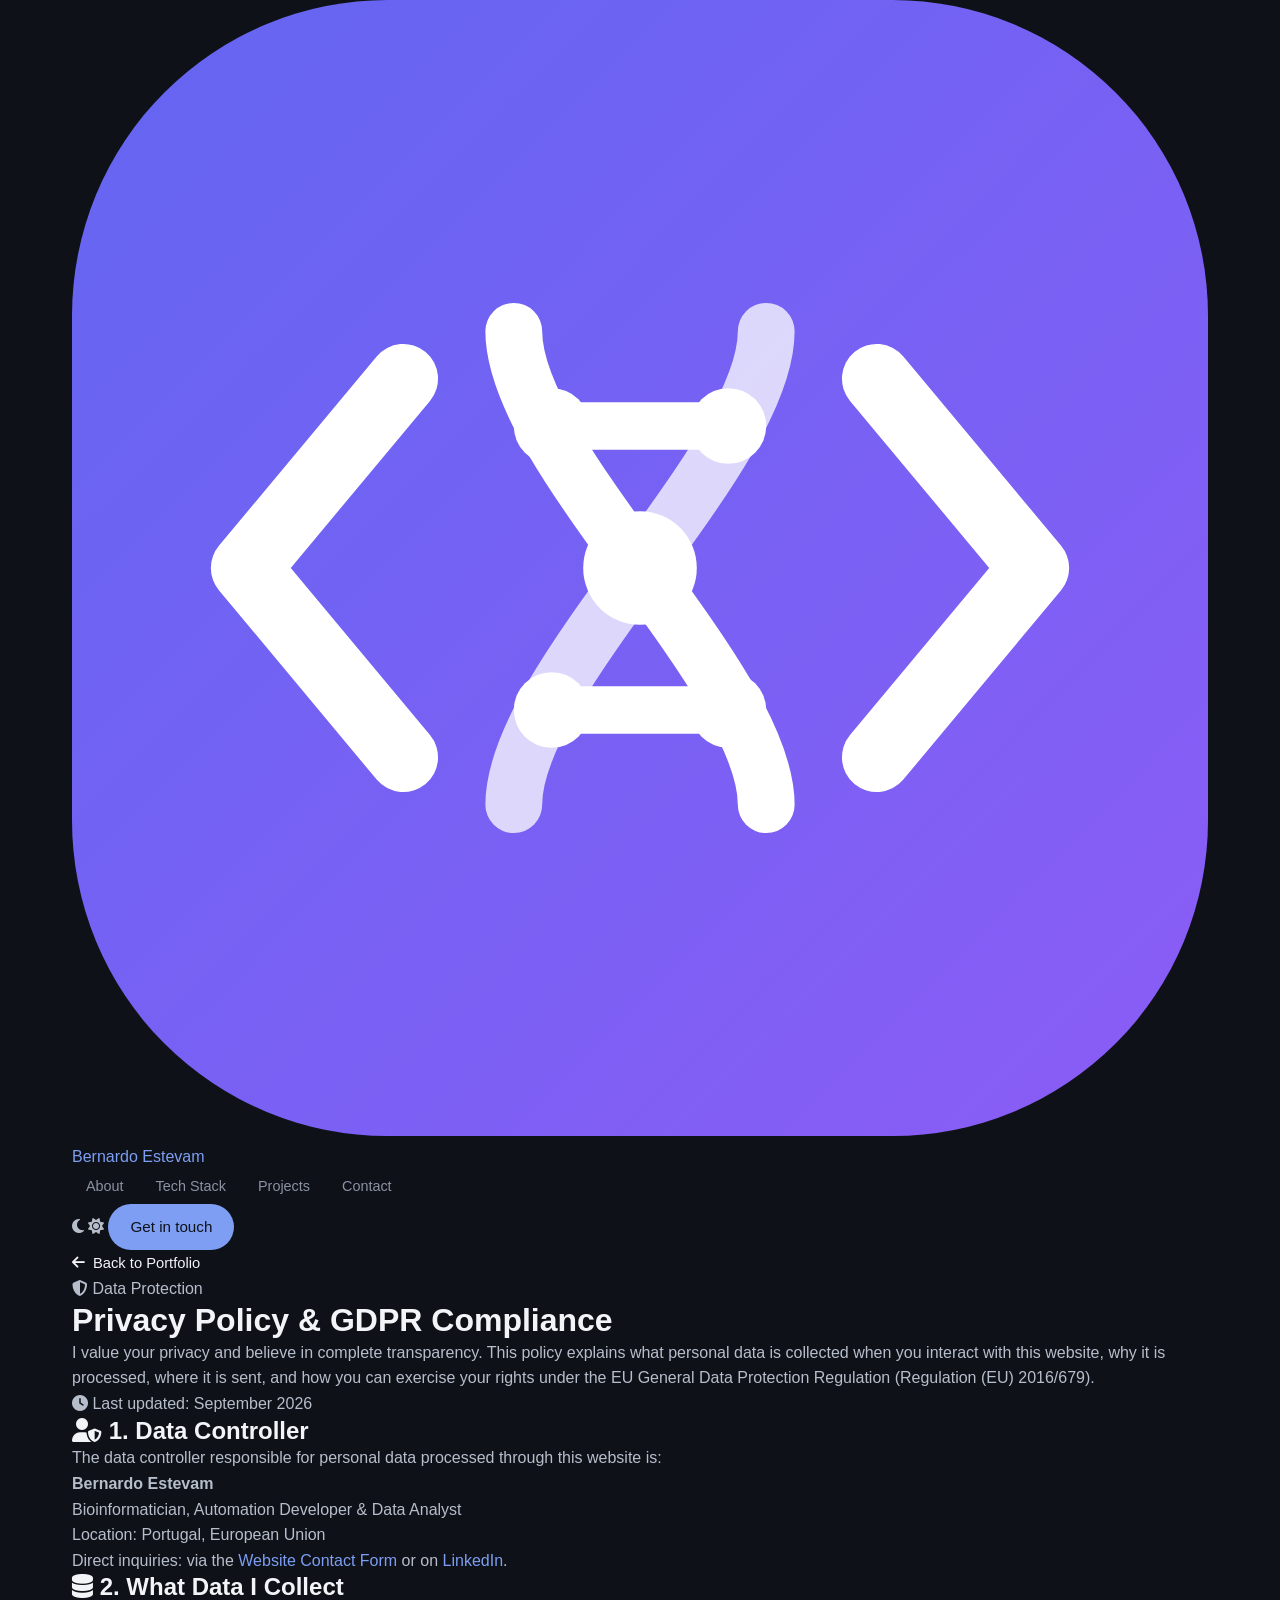
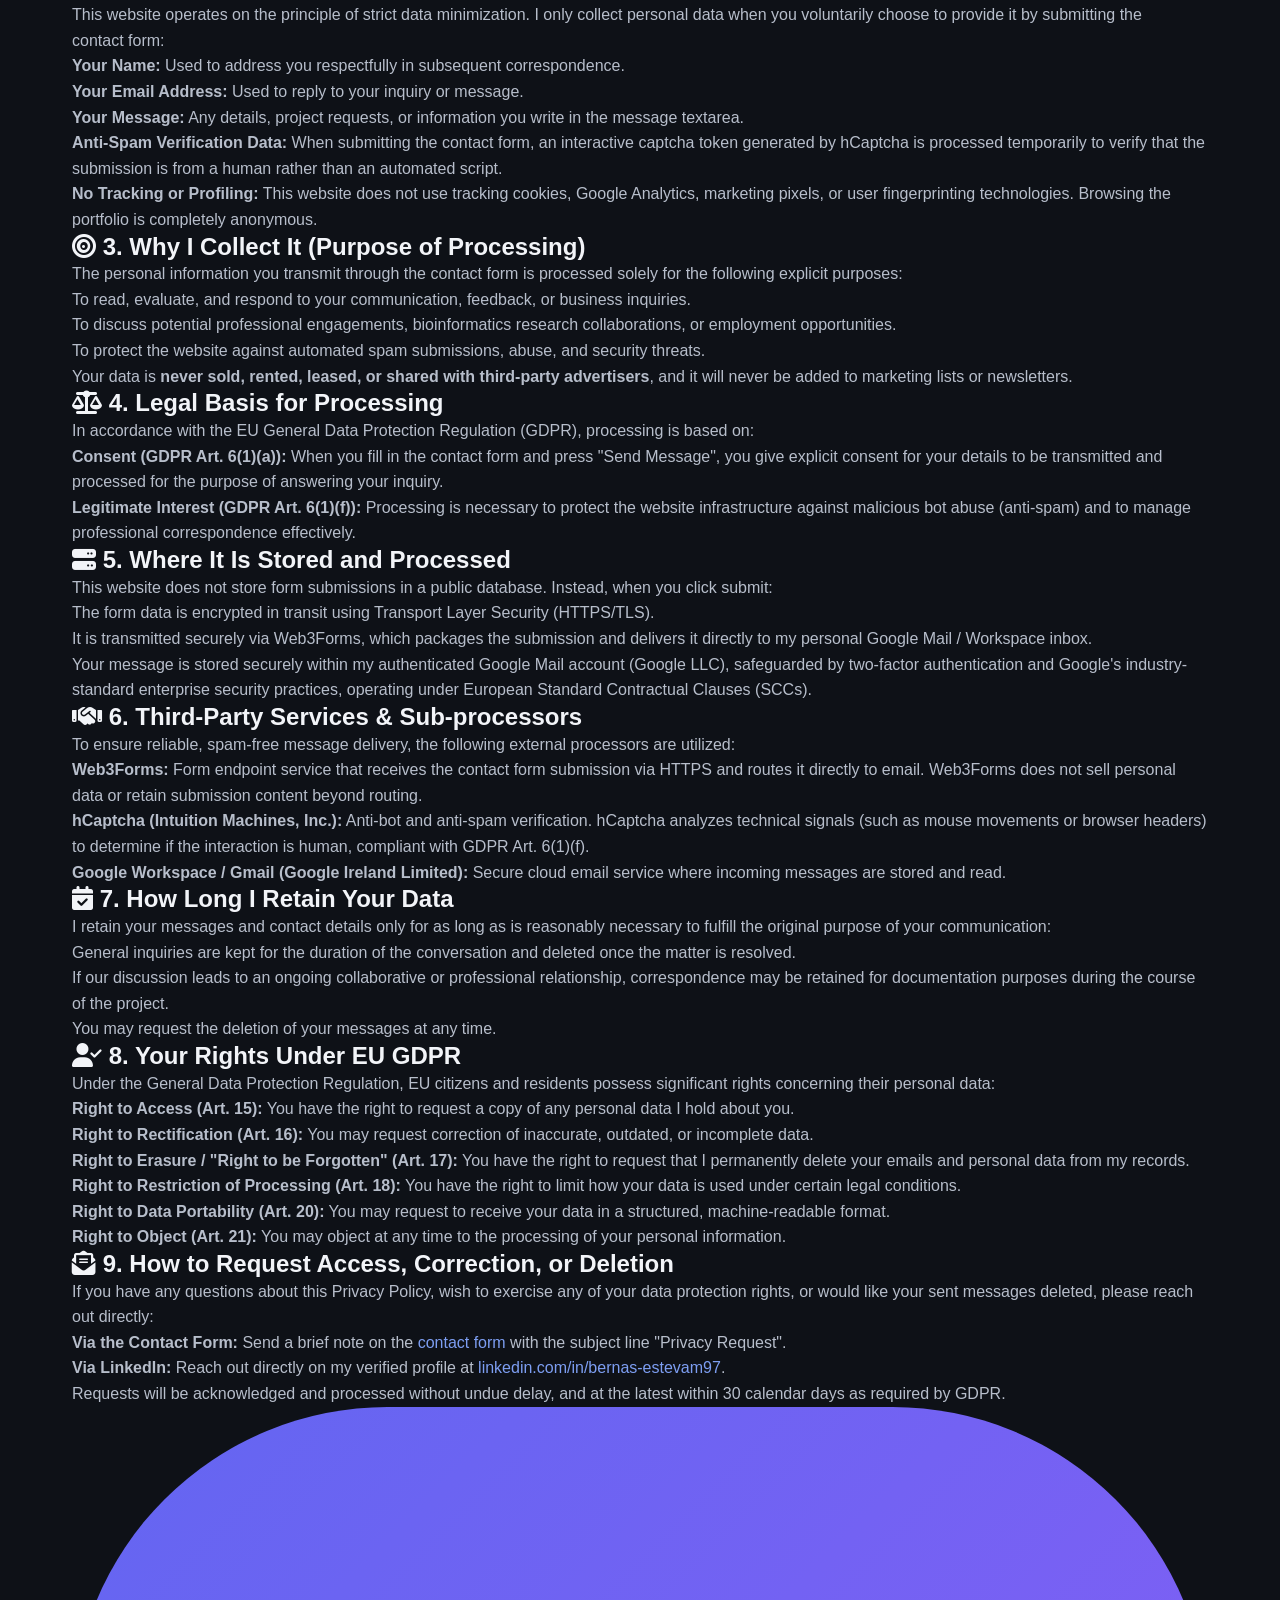
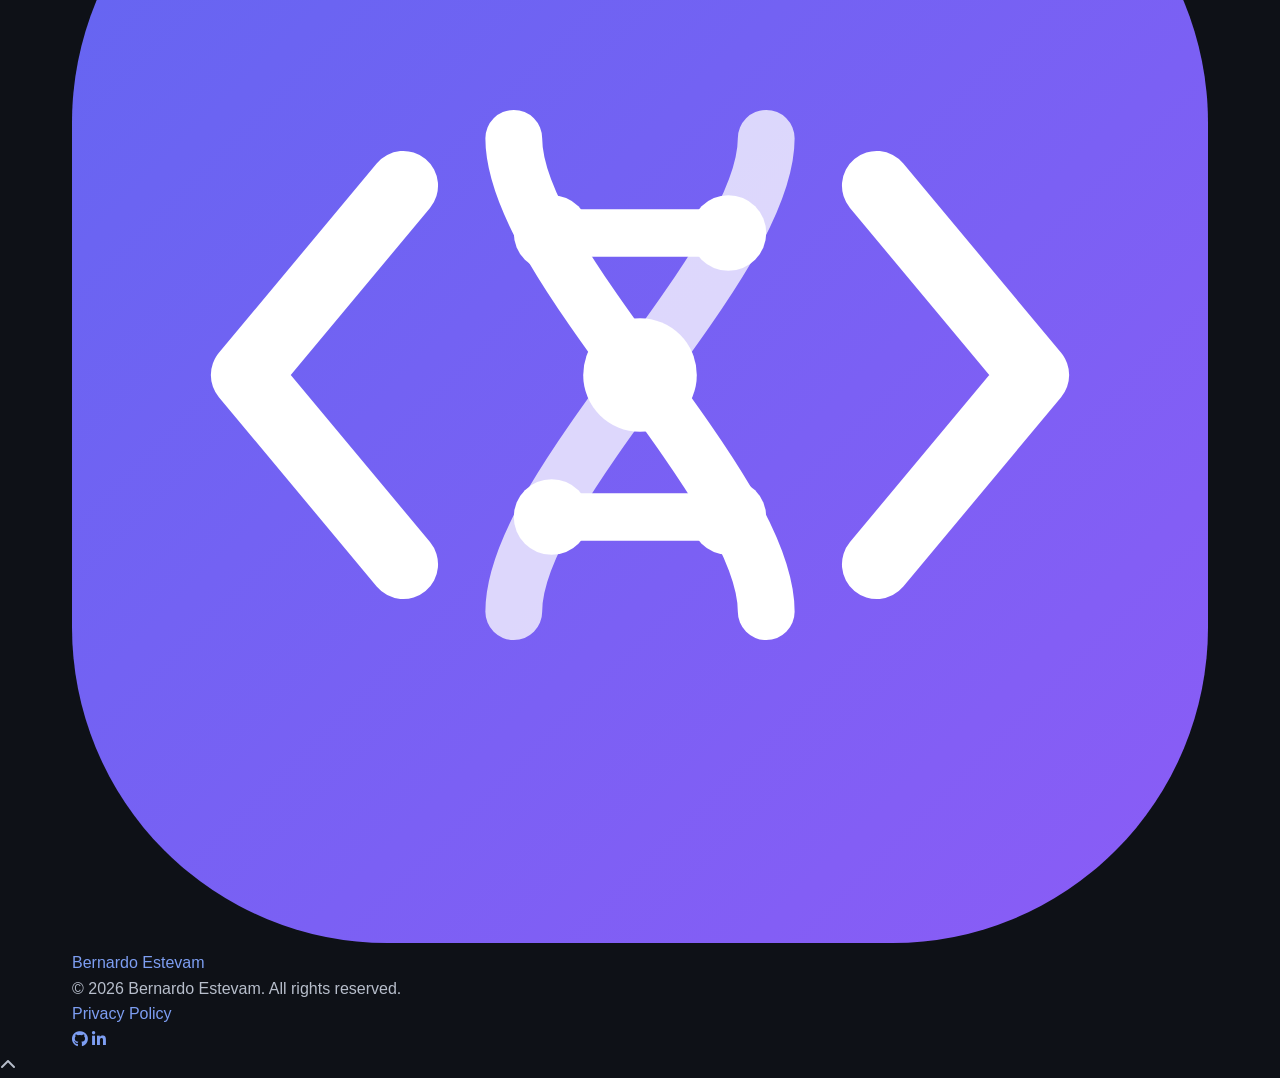
<file: privacy.html>
<!DOCTYPE html>
<html lang="en" data-theme="dark">
<head>
    <meta charset="UTF-8">
    <meta name="viewport" content="width=device-width, initial-scale=1.0">
    <title>Privacy Policy & GDPR Compliance | Bernardo Estevam</title>
    <meta name="description" content="Privacy Policy and EU GDPR data protection details for the website resume and portfolio of Bernardo Estevam.">
    
    <!-- Google Fonts -->
    <link rel="preconnect" href="https://fonts.googleapis.com">
    <link rel="preconnect" href="https://fonts.gstatic.com" crossorigin>
    <link href="https://fonts.googleapis.com/css2?family=JetBrains+Mono:wght@400;500;600&family=Plus+Jakarta+Sans:wght@400;500;600;700;800&display=swap" rel="stylesheet">
    
    <!-- FontAwesome Icons -->
    <link rel="stylesheet" href="https://cdnjs.cloudflare.com/ajax/libs/font-awesome/6.5.1/css/all.min.css">
    
    <link rel="shortcut icon" href="images/icon.ico">
    <link rel="stylesheet" href="style.css">
</head>
<body>

    <!-- Top Navigation -->
    <header>
        <nav class="navbar" id="navbar">
            <div class="container nav-container">
                <a href="index.html#hero" class="logo" aria-label="Bernardo Estevam Portfolio Home">
                    <span class="logo-symbol" aria-hidden="true">
                        <svg viewBox="0 0 36 36" fill="none" xmlns="http://www.w3.org/2000/svg" class="bio-code-logo">
                            <defs>
                                <linearGradient id="logoBadgeGradPriv" x1="0%" y1="0%" x2="100%" y2="100%">
                                    <stop offset="0%" stop-color="#6366f1"/>
                                    <stop offset="100%" stop-color="#8b5cf6"/>
                                </linearGradient>
                            </defs>
                            <rect width="36" height="36" rx="10" fill="url(#logoBadgeGradPriv)"/>
                            <!-- Code Brackets < and > -->
                            <path d="M10.5 12L5.5 18L10.5 24" stroke="#ffffff" stroke-width="2.2" stroke-linecap="round" stroke-linejoin="round"/>
                            <path d="M25.5 12L30.5 18L25.5 24" stroke="#ffffff" stroke-width="2.2" stroke-linecap="round" stroke-linejoin="round"/>
                            <!-- DNA Double Helix -->
                            <path d="M14 10.5C14 14.5 22 21.5 22 25.5" stroke="#ffffff" stroke-width="1.8" stroke-linecap="round"/>
                            <path d="M22 10.5C22 14.5 14 21.5 14 25.5" stroke="rgba(255,255,255,0.75)" stroke-width="1.8" stroke-linecap="round"/>
                            <!-- Base-pair Rungs & Data Nodes -->
                            <line x1="15.2" y1="13.5" x2="20.8" y2="13.5" stroke="#ffffff" stroke-width="1.5" stroke-linecap="round"/>
                            <circle cx="15.2" cy="13.5" r="1.2" fill="#ffffff"/>
                            <circle cx="20.8" cy="13.5" r="1.2" fill="#ffffff"/>
                            <circle cx="18" cy="18" r="1.8" fill="#ffffff"/>
                            <line x1="15.2" y1="22.5" x2="20.8" y2="22.5" stroke="#ffffff" stroke-width="1.5" stroke-linecap="round"/>
                            <circle cx="15.2" cy="22.5" r="1.2" fill="#ffffff"/>
                            <circle cx="20.8" cy="22.5" r="1.2" fill="#ffffff"/>
                        </svg>
                    </span>
                    <span class="logo-text">Bernardo <span class="text-gradient">Estevam</span></span>
                </a>

                <ul class="nav-links" id="navLinks">
                    <li><a href="index.html#about" class="nav-link">About</a></li>
                    <li><a href="index.html#skills" class="nav-link">Tech Stack</a></li>
                    <li><a href="index.html#projects" class="nav-link">Projects</a></li>
                    <li><a href="index.html#contact" class="nav-link">Contact</a></li>
                </ul>

                <div class="nav-actions">
                    <!-- Dark / Light Theme Toggle -->
                    <button id="themeToggle" class="theme-toggle" aria-label="Toggle theme" title="Toggle light/dark mode">
                        <i class="fas fa-moon"></i>
                        <i class="fas fa-sun"></i>
                    </button>

                    <a href="index.html#contact" class="btn btn-primary d-none-mobile">Get in touch</a>

                    <button class="menu-toggle" id="menuToggle" aria-label="Toggle navigation menu">
                        <i class="fas fa-bars"></i>
                    </button>
                </div>
            </div>
        </nav>
    </header>

    <main class="privacy-page">
        <div class="container">
            <!-- Navigation Back Link -->
            <div class="privacy-back-nav">
                <a href="index.html" class="back-link">
                    <i class="fas fa-arrow-left"></i>
                    <span>Back to Portfolio</span>
                </a>
            </div>

            <!-- Page Header -->
            <header class="privacy-header">
                <span class="section-kicker"><i class="fas fa-shield-halved"></i> Data Protection</span>
                <h1>Privacy Policy & GDPR Compliance</h1>
                <p>
                    I value your privacy and believe in complete transparency. This policy explains what personal data is collected when you interact with this website, why it is processed, where it is sent, and how you can exercise your rights under the EU General Data Protection Regulation (Regulation (EU) 2016/679).
                </p>
                <div class="privacy-updated-badge">
                    <i class="fas fa-clock"></i>
                    <span>Last updated: September 2026</span>
                </div>
            </header>

            <!-- Policy Content Card -->
            <article class="privacy-card">

                <!-- 1. Data Controller -->
                <section class="privacy-section">
                    <h2 class="privacy-section-title">
                        <i class="fas fa-user-shield"></i>
                        <span>1. Data Controller</span>
                    </h2>
                    <p>
                        The data controller responsible for personal data processed through this website is:
                    </p>
                    <div class="privacy-highlight-box">
                        <p>
                            <strong>Bernardo Estevam</strong><br>
                            Bioinformatician, Automation Developer & Data Analyst<br>
                            Location: Portugal, European Union<br>
                            Direct inquiries: via the <a href="index.html#contact" class="privacy-link">Website Contact Form</a> or on <a href="https://www.linkedin.com/in/bernas-estevam97/" target="_blank" rel="noopener noreferrer" class="privacy-link">LinkedIn</a>.
                        </p>
                    </div>
                </section>

                <!-- 2. What Data is Collected -->
                <section class="privacy-section">
                    <h2 class="privacy-section-title">
                        <i class="fas fa-database"></i>
                        <span>2. What Data I Collect</span>
                    </h2>
                    <p>
                        This website operates on the principle of strict data minimization. I only collect personal data when you voluntarily choose to provide it by submitting the contact form:
                    </p>
                    <ul class="privacy-list">
                        <li><strong>Your Name:</strong> Used to address you respectfully in subsequent correspondence.</li>
                        <li><strong>Your Email Address:</strong> Used to reply to your inquiry or message.</li>
                        <li><strong>Your Message:</strong> Any details, project requests, or information you write in the message textarea.</li>
                        <li><strong>Anti-Spam Verification Data:</strong> When submitting the contact form, an interactive captcha token generated by hCaptcha is processed temporarily to verify that the submission is from a human rather than an automated script.</li>
                    </ul>
                    <p>
                        <strong>No Tracking or Profiling:</strong> This website does not use tracking cookies, Google Analytics, marketing pixels, or user fingerprinting technologies. Browsing the portfolio is completely anonymous.
                    </p>
                </section>

                <!-- 3. Why Data is Collected (Purposes) -->
                <section class="privacy-section">
                    <h2 class="privacy-section-title">
                        <i class="fas fa-bullseye"></i>
                        <span>3. Why I Collect It (Purpose of Processing)</span>
                    </h2>
                    <p>
                        The personal information you transmit through the contact form is processed solely for the following explicit purposes:
                    </p>
                    <ul class="privacy-list">
                        <li>To read, evaluate, and respond to your communication, feedback, or business inquiries.</li>
                        <li>To discuss potential professional engagements, bioinformatics research collaborations, or employment opportunities.</li>
                        <li>To protect the website against automated spam submissions, abuse, and security threats.</li>
                    </ul>
                    <p>
                        Your data is <strong>never sold, rented, leased, or shared with third-party advertisers</strong>, and it will never be added to marketing lists or newsletters.
                    </p>
                </section>

                <!-- 4. Legal Basis (GDPR Art. 6) -->
                <section class="privacy-section">
                    <h2 class="privacy-section-title">
                        <i class="fas fa-scale-balanced"></i>
                        <span>4. Legal Basis for Processing</span>
                    </h2>
                    <p>
                        In accordance with the EU General Data Protection Regulation (GDPR), processing is based on:
                    </p>
                    <ul class="privacy-list">
                        <li><strong>Consent (GDPR Art. 6(1)(a)):</strong> When you fill in the contact form and press "Send Message", you give explicit consent for your details to be transmitted and processed for the purpose of answering your inquiry.</li>
                        <li><strong>Legitimate Interest (GDPR Art. 6(1)(f)):</strong> Processing is necessary to protect the website infrastructure against malicious bot abuse (anti-spam) and to manage professional correspondence effectively.</li>
                    </ul>
                </section>

                <!-- 5. Where Data is Stored & Processed -->
                <section class="privacy-section">
                    <h2 class="privacy-section-title">
                        <i class="fas fa-server"></i>
                        <span>5. Where It Is Stored and Processed</span>
                    </h2>
                    <p>
                        This website does not store form submissions in a public database. Instead, when you click submit:
                    </p>
                    <ul class="privacy-list">
                        <li>The form data is encrypted in transit using Transport Layer Security (HTTPS/TLS).</li>
                        <li>It is transmitted securely via Web3Forms, which packages the submission and delivers it directly to my personal Google Mail / Workspace inbox.</li>
                        <li>Your message is stored securely within my authenticated Google Mail account (Google LLC), safeguarded by two-factor authentication and Google's industry-standard enterprise security practices, operating under European Standard Contractual Clauses (SCCs).</li>
                    </ul>
                </section>

                <!-- 6. Third-Party Services -->
                <section class="privacy-section">
                    <h2 class="privacy-section-title">
                        <i class="fas fa-handshake"></i>
                        <span>6. Third-Party Services & Sub-processors</span>
                    </h2>
                    <p>
                        To ensure reliable, spam-free message delivery, the following external processors are utilized:
                    </p>
                    <ul class="privacy-list">
                        <li>
                            <strong>Web3Forms:</strong> Form endpoint service that receives the contact form submission via HTTPS and routes it directly to email. Web3Forms does not sell personal data or retain submission content beyond routing.
                        </li>
                        <li>
                            <strong>hCaptcha (Intuition Machines, Inc.):</strong> Anti-bot and anti-spam verification. hCaptcha analyzes technical signals (such as mouse movements or browser headers) to determine if the interaction is human, compliant with GDPR Art. 6(1)(f).
                        </li>
                        <li>
                            <strong>Google Workspace / Gmail (Google Ireland Limited):</strong> Secure cloud email service where incoming messages are stored and read.
                        </li>
                    </ul>
                </section>

                <!-- 7. Data Retention -->
                <section class="privacy-section">
                    <h2 class="privacy-section-title">
                        <i class="fas fa-calendar-check"></i>
                        <span>7. How Long I Retain Your Data</span>
                    </h2>
                    <p>
                        I retain your messages and contact details only for as long as is reasonably necessary to fulfill the original purpose of your communication:
                    </p>
                    <ul class="privacy-list">
                        <li>General inquiries are kept for the duration of the conversation and deleted once the matter is resolved.</li>
                        <li>If our discussion leads to an ongoing collaborative or professional relationship, correspondence may be retained for documentation purposes during the course of the project.</li>
                        <li>You may request the deletion of your messages at any time.</li>
                    </ul>
                </section>

                <!-- 8. Your GDPR Rights -->
                <section class="privacy-section">
                    <h2 class="privacy-section-title">
                        <i class="fas fa-user-check"></i>
                        <span>8. Your Rights Under EU GDPR</span>
                    </h2>
                    <p>
                        Under the General Data Protection Regulation, EU citizens and residents possess significant rights concerning their personal data:
                    </p>
                    <ul class="privacy-list">
                        <li><strong>Right to Access (Art. 15):</strong> You have the right to request a copy of any personal data I hold about you.</li>
                        <li><strong>Right to Rectification (Art. 16):</strong> You may request correction of inaccurate, outdated, or incomplete data.</li>
                        <li><strong>Right to Erasure / "Right to be Forgotten" (Art. 17):</strong> You have the right to request that I permanently delete your emails and personal data from my records.</li>
                        <li><strong>Right to Restriction of Processing (Art. 18):</strong> You have the right to limit how your data is used under certain legal conditions.</li>
                        <li><strong>Right to Data Portability (Art. 20):</strong> You may request to receive your data in a structured, machine-readable format.</li>
                        <li><strong>Right to Object (Art. 21):</strong> You may object at any time to the processing of your personal information.</li>
                    </ul>
                </section>

                <!-- 9. How to Contact Me About Privacy -->
                <section class="privacy-section">
                    <h2 class="privacy-section-title">
                        <i class="fas fa-envelope-open-text"></i>
                        <span>9. How to Request Access, Correction, or Deletion</span>
                    </h2>
                    <p>
                        If you have any questions about this Privacy Policy, wish to exercise any of your data protection rights, or would like your sent messages deleted, please reach out directly:
                    </p>
                    <ul class="privacy-list">
                        <li><strong>Via the Contact Form:</strong> Send a brief note on the <a href="index.html#contact" class="privacy-link">contact form</a> with the subject line "Privacy Request".</li>
                        <li><strong>Via LinkedIn:</strong> Reach out directly on my verified profile at <a href="https://www.linkedin.com/in/bernas-estevam97/" target="_blank" rel="noopener noreferrer" class="privacy-link">linkedin.com/in/bernas-estevam97</a>.</li>
                    </ul>
                    <p>
                        Requests will be acknowledged and processed without undue delay, and at the latest within 30 calendar days as required by GDPR.
                    </p>
                </section>

            </article>
        </div>
    </main>

    <!-- Footer -->
    <footer class="footer">
        <div class="container">
            <div class="footer-content">
                <a href="index.html#hero" class="logo" aria-label="Bernardo Estevam Portfolio Home">
                    <span class="logo-symbol" aria-hidden="true">
                        <svg viewBox="0 0 36 36" fill="none" xmlns="http://www.w3.org/2000/svg" class="bio-code-logo">
                            <defs>
                                <linearGradient id="logoBadgeGradFootP" x1="0%" y1="0%" x2="100%" y2="100%">
                                    <stop offset="0%" stop-color="#6366f1"/>
                                    <stop offset="100%" stop-color="#8b5cf6"/>
                                </linearGradient>
                            </defs>
                            <rect width="36" height="36" rx="10" fill="url(#logoBadgeGradFootP)"/>
                            <!-- Code Brackets < and > -->
                            <path d="M10.5 12L5.5 18L10.5 24" stroke="#ffffff" stroke-width="2.2" stroke-linecap="round" stroke-linejoin="round"/>
                            <path d="M25.5 12L30.5 18L25.5 24" stroke="#ffffff" stroke-width="2.2" stroke-linecap="round" stroke-linejoin="round"/>
                            <!-- DNA Double Helix -->
                            <path d="M14 10.5C14 14.5 22 21.5 22 25.5" stroke="#ffffff" stroke-width="1.8" stroke-linecap="round"/>
                            <path d="M22 10.5C22 14.5 14 21.5 14 25.5" stroke="rgba(255,255,255,0.75)" stroke-width="1.8" stroke-linecap="round"/>
                            <!-- Base-pair Rungs & Data Nodes -->
                            <line x1="15.2" y1="13.5" x2="20.8" y2="13.5" stroke="#ffffff" stroke-width="1.5" stroke-linecap="round"/>
                            <circle cx="15.2" cy="13.5" r="1.2" fill="#ffffff"/>
                            <circle cx="20.8" cy="13.5" r="1.2" fill="#ffffff"/>
                            <circle cx="18" cy="18" r="1.8" fill="#ffffff"/>
                            <line x1="15.2" y1="22.5" x2="20.8" y2="22.5" stroke="#ffffff" stroke-width="1.5" stroke-linecap="round"/>
                            <circle cx="15.2" cy="22.5" r="1.2" fill="#ffffff"/>
                            <circle cx="20.8" cy="22.5" r="1.2" fill="#ffffff"/>
                        </svg>
                    </span>
                    <span class="logo-text">Bernardo <span class="text-gradient">Estevam</span></span>
                </a>

                <div class="footer-meta">
                    <p class="footer-copy">
                        &copy; <span id="year"></span> Bernardo Estevam. All rights reserved.
                    </p>
                    <a href="privacy.html" class="footer-privacy-link">Privacy Policy</a>
                </div>

                <div class="footer-socials">
                    <a href="https://github.com/bernas-estevam97" target="_blank" rel="noopener noreferrer" class="btn-icon" aria-label="GitHub">
                        <i class="fab fa-github"></i>
                    </a>
                    <a href="https://www.linkedin.com/in/bernas-estevam97/" target="_blank" rel="noopener noreferrer" class="btn-icon" aria-label="LinkedIn">
                        <i class="fab fa-linkedin-in"></i>
                    </a>
                </div>
            </div>
        </div>
    </footer>

    <!-- Back to top floating button -->
    <button id="backToTop" class="back-to-top" aria-label="Back to top" title="Scroll to top">
        <i class="fas fa-chevron-up"></i>
    </button>

    <!-- Scripts -->
    <script src="script.js"></script>
</body>
</html>
</file>
<file: style.css>
/* ==========================================================================
   Tokens
   Cool neutrals with one cobalt accent.
   Shape rule: cards 16px, inputs 10px, buttons/chips/tags fully rounded.
   Layers: canvas 0, content 1, header 10, skip link 20.
   ========================================================================== */

:root {
    --font-sans: 'Geist', -apple-system, BlinkMacSystemFont, 'Segoe UI', Helvetica, Arial, sans-serif;
    --font-mono: 'Geist Mono', ui-monospace, SFMono-Regular, Menlo, Consolas, monospace;

    --ease: cubic-bezier(0.16, 1, 0.3, 1);
    --radius-card: 16px;
    --radius-input: 10px;
    --header-h: 64px;
}

:root,
[data-theme="light"] {
    color-scheme: light;
    --bg: #f6f7f9;
    --bg-alt: #eef0f4;
    --surface: #ffffff;
    --text: #3b404c;
    --heading: #0f1320;
    --muted: #646b7b;
    --border: rgba(15, 19, 32, 0.08);
    --border-strong: rgba(15, 19, 32, 0.15);
    --accent: #2f5fd0;
    --accent-hover: #244cb0;
    --accent-soft: rgba(47, 95, 208, 0.08);
    --accent-softer: rgba(47, 95, 208, 0.04);
    --on-accent: #ffffff;
    --header-bg: rgba(246, 247, 249, 0.78);
    --shadow: 0 1px 2px rgba(15, 30, 70, 0.04), 0 8px 24px rgba(15, 30, 70, 0.06);
    --shadow-hover: 0 2px 4px rgba(15, 30, 70, 0.05), 0 16px 40px rgba(15, 30, 70, 0.1);
    --success: #2f7a4a;
    --error: #b23a3a;
}

[data-theme="dark"] {
    color-scheme: dark;
    --bg: #0e1117;
    --bg-alt: #121620;
    --surface: #161b25;
    --text: #b7becb;
    --heading: #f2f4f8;
    --muted: #8a92a3;
    --border: rgba(255, 255, 255, 0.07);
    --border-strong: rgba(255, 255, 255, 0.14);
    --accent: #7d9ef2;
    --accent-hover: #9bb4f5;
    --accent-soft: rgba(125, 158, 242, 0.12);
    --accent-softer: rgba(125, 158, 242, 0.06);
    --on-accent: #0e1117;
    --header-bg: rgba(14, 17, 23, 0.75);
    --shadow: 0 1px 2px rgba(0, 0, 0, 0.3), 0 8px 24px rgba(0, 0, 0, 0.25);
    --shadow-hover: 0 2px 4px rgba(0, 0, 0, 0.35), 0 16px 40px rgba(0, 0, 0, 0.4);
    --success: #8fd0a4;
    --error: #f0a3a3;
}

/* ==========================================================================
   Base
   ========================================================================== */

*, *::before, *::after {
    margin: 0;
    padding: 0;
    box-sizing: border-box;
}

html {
    scroll-behavior: smooth;
    scroll-padding-top: calc(var(--header-h) + 16px);
    -webkit-text-size-adjust: 100%;
}

body {
    font-family: var(--font-sans);
    font-size: 1rem;
    line-height: 1.6;
    color: var(--text);
    background: var(--bg);
    -webkit-font-smoothing: antialiased;
    transition: background-color 0.3s ease, color 0.3s ease;
}

h1, h2, h3, h4 {
    color: var(--heading);
    line-height: 1.2;
    text-wrap: balance;
}

p {
    text-wrap: pretty;
}

a {
    color: var(--accent);
    text-decoration: none;
    transition: color 0.2s ease;
}

a:hover {
    color: var(--accent-hover);
}

ul, ol {
    list-style: none;
}

img {
    display: block;
    max-width: 100%;
    height: auto;
}

button {
    font: inherit;
    color: inherit;
    background: none;
    border: 0;
    cursor: pointer;
}

:focus-visible {
    outline: 2px solid var(--accent);
    outline-offset: 3px;
    border-radius: 4px;
}

.container {
    width: 100%;
    max-width: 1200px;
    margin: 0 auto;
    padding: 0 32px;
}

.skip-link {
    position: fixed;
    top: 12px;
    left: 12px;
    z-index: 20;
    padding: 8px 16px;
    border-radius: 999px;
    background: var(--heading);
    color: var(--bg);
    transform: translateY(-200%);
    transition: transform 0.2s ease;
}

.skip-link:focus {
    transform: translateY(0);
    color: var(--bg);
}

/* ==========================================================================
   Buttons, chips, tags
   ========================================================================== */

.btn {
    display: inline-flex;
    align-items: center;
    justify-content: center;
    gap: 8px;
    height: 46px;
    padding: 0 22px;
    font-size: 0.95rem;
    font-weight: 500;
    white-space: nowrap;
    border-radius: 999px;
    transition: background-color 0.2s ease, color 0.2s ease, border-color 0.2s ease, transform 0.15s var(--ease);
}

.btn:active {
    transform: scale(0.98);
}

.btn-primary {
    background: var(--accent);
    color: var(--on-accent);
}

.btn-primary:hover {
    background: var(--accent-hover);
    color: var(--on-accent);
}

.btn-primary:disabled {
    opacity: 0.6;
    cursor: progress;
}

.btn-ghost {
    color: var(--heading);
    border: 1px solid var(--border-strong);
    background: var(--surface);
}

.btn-ghost:hover {
    color: var(--heading);
    border-color: var(--heading);
}

.icon-btn {
    display: inline-flex;
    align-items: center;
    justify-content: center;
    width: 40px;
    height: 40px;
    font-size: 1.2rem;
    color: var(--heading);
    border-radius: 999px;
    transition: background-color 0.2s ease, transform 0.15s var(--ease);
}

.icon-btn:hover {
    background: var(--accent-soft);
}

.icon-btn:active {
    transform: scale(0.94);
}

.chips {
    display: flex;
    flex-wrap: wrap;
    gap: 8px;
}

.chips li {
    padding: 6px 14px;
    font-size: 0.86rem;
    color: var(--heading);
    background: var(--surface);
    border: 1px solid var(--border);
    border-radius: 999px;
    transition: border-color 0.2s ease, transform 0.2s var(--ease);
}

.chips li:hover {
    border-color: var(--accent);
    transform: translateY(-1px);
}

.tag {
    align-self: flex-start;
    padding: 3px 10px;
    font-size: 0.74rem;
    font-weight: 500;
    color: var(--accent);
    background: var(--accent-soft);
    border-radius: 999px;
}

/* ==========================================================================
   Header
   ========================================================================== */

.site-header {
    position: fixed;
    inset: 0 0 auto;
    z-index: 10;
    height: var(--header-h);
    background: var(--header-bg);
    backdrop-filter: blur(14px) saturate(160%);
    -webkit-backdrop-filter: blur(14px) saturate(160%);
    border-bottom: 1px solid transparent;
    transition: border-color 0.3s ease, background-color 0.3s ease;
}

.site-header.is-scrolled {
    border-bottom-color: var(--border);
}

.nav {
    display: flex;
    align-items: center;
    justify-content: space-between;
    gap: 24px;
    height: 100%;
}

.wordmark {
    font-size: 1rem;
    font-weight: 600;
    letter-spacing: -0.01em;
    color: var(--heading);
}

.wordmark:hover {
    color: var(--heading);
}

.nav-links {
    display: flex;
    gap: 4px;
}

.nav-links a {
    display: block;
    padding: 6px 14px;
    font-size: 0.9rem;
    color: var(--muted);
    border-radius: 999px;
    transition: color 0.2s ease, background-color 0.2s ease;
}

.nav-links a:hover {
    color: var(--heading);
}

.nav-links a[aria-current="true"] {
    color: var(--heading);
    background: var(--accent-soft);
}

.nav-actions {
    display: flex;
    align-items: center;
    gap: 4px;
}

.menu-toggle {
    display: none;
}

/* ==========================================================================
   Hero
   ========================================================================== */

.hero {
    position: relative;
    display: flex;
    align-items: center;
    min-height: 100vh;
    min-height: 100dvh;
    /* Bottom padding leaves room for the gait animation band */
    padding: calc(var(--header-h) + 32px) 0 clamp(190px, 22vh, 300px);
    overflow: hidden;
}

.hero-canvas {
    position: absolute;
    inset: 0;
    z-index: 0;
    width: 100%;
    height: 100%;
    /* Fade the gait band in and out at the screen edges */
    -webkit-mask-image: linear-gradient(90deg, transparent, #000 6%, #000 94%, transparent);
    mask-image: linear-gradient(90deg, transparent, #000 6%, #000 94%, transparent);
}

.hero-grid {
    position: relative;
    z-index: 1;
    display: grid;
    grid-template-columns: minmax(0, 1.75fr) minmax(0, 1fr);
    align-items: center;
    gap: 48px;
}

.hero-eyebrow {
    display: inline-block;
    padding: 6px 14px;
    font-size: 0.85rem;
    font-weight: 500;
    color: var(--heading);
    background: var(--surface);
    border: 1px solid var(--border);
    border-radius: 999px;
}

.hero-eyebrow .nowrap {
    white-space: nowrap;
}

.hero-title {
    margin-top: 24px;
    font-size: clamp(2.5rem, 5.2vw, 4.1rem);
    font-weight: 650;
    line-height: 1.02;
    letter-spacing: -0.045em;
}

.hero-sub {
    margin-top: 24px;
    max-width: 46ch;
    font-size: 1.15rem;
    line-height: 1.6;
}

.hero-actions {
    display: flex;
    flex-wrap: wrap;
    gap: 12px;
    margin-top: 36px;
}

.hero-portrait {
    justify-self: center;
    position: relative;
    width: min(100%, 300px);
    aspect-ratio: 1;
    padding: 10px;
    border-radius: 50%;
    background: var(--surface);
    border: 1px solid var(--border);
    box-shadow: var(--shadow);
}

.hero-portrait img {
    width: 100%;
    height: 100%;
    object-fit: cover;
    border-radius: 50%;
}

/* Dashed orbit around the portrait; rotates slowly when motion is allowed */
.hero-portrait::after {
    content: '';
    position: absolute;
    inset: -12px;
    border-radius: 50%;
    border: 1px dashed var(--border-strong);
}

/* ==========================================================================
   Sections
   ========================================================================== */

.section {
    position: relative;
    z-index: 1;
    padding: 112px 0;
}

.section-alt {
    background: var(--bg-alt);
}

.section-title {
    font-size: clamp(2rem, 3.6vw, 2.75rem);
    font-weight: 650;
    letter-spacing: -0.035em;
}

.section-sub {
    margin-top: 14px;
    max-width: 52ch;
    font-size: 1.05rem;
    color: var(--muted);
}

/* About */
.about-grid {
    display: grid;
    grid-template-columns: minmax(0, 1.3fr) minmax(0, 1fr);
    gap: 72px;
    align-items: start;
}

.about-lead {
    margin: 28px 0 20px;
    font-size: clamp(1.3rem, 2.1vw, 1.6rem);
    font-weight: 500;
    line-height: 1.4;
    letter-spacing: -0.02em;
    color: var(--heading);
}

.about-text > p:last-child {
    max-width: 62ch;
}

.status-card {
    padding: 24px;
    background: var(--surface);
    border: 1px solid var(--border);
    border-radius: var(--radius-card);
    box-shadow: var(--shadow);
}

.status-label {
    display: flex;
    align-items: center;
    gap: 8px;
    margin-bottom: 8px;
    font-size: 0.85rem;
    font-weight: 600;
    color: var(--heading);
}

.status-dot {
    width: 8px;
    height: 8px;
    border-radius: 50%;
    background: var(--accent);
    box-shadow: 0 0 0 4px var(--accent-soft);
}

.status-card p:last-child {
    font-size: 0.95rem;
}

.side-heading {
    margin: 36px 0 14px;
    font-size: 1rem;
    font-weight: 600;
}

/* Background timelines */
.timelines {
    display: grid;
    grid-template-columns: repeat(2, minmax(0, 1fr));
    gap: 48px;
    margin-top: 48px;
}

.timeline-heading {
    display: flex;
    align-items: center;
    gap: 10px;
    margin-bottom: 28px;
    font-size: 1.15rem;
    font-weight: 600;
}

.timeline-heading i {
    display: inline-flex;
    align-items: center;
    justify-content: center;
    width: 36px;
    height: 36px;
    font-size: 1.15rem;
    color: var(--accent);
    background: var(--accent-soft);
    border-radius: 50%;
}

.timeline {
    position: relative;
    display: flex;
    flex-direction: column;
    gap: 32px;
    padding-left: 28px;
}

.timeline::before {
    content: '';
    position: absolute;
    top: 6px;
    bottom: 6px;
    left: 5px;
    width: 1px;
    background: var(--border-strong);
    transform-origin: top;
}

.timeline-item {
    position: relative;
}

.timeline-item::before {
    content: '';
    position: absolute;
    left: -28px;
    top: 5px;
    width: 11px;
    height: 11px;
    border-radius: 50%;
    background: var(--bg-alt);
    border: 2px solid var(--accent);
}

.timeline-date {
    font-family: var(--font-mono);
    font-size: 0.8rem;
    color: var(--accent);
    font-variant-numeric: tabular-nums;
}

.timeline-item h4 {
    margin-top: 6px;
    font-size: 1.05rem;
    font-weight: 600;
}

.timeline-place {
    margin: 2px 0 8px;
    font-size: 0.92rem;
    color: var(--muted);
}

.timeline-item p:last-child {
    font-size: 0.95rem;
}

/* Research software */
.filters {
    display: flex;
    flex-wrap: wrap;
    gap: 8px;
    margin: 36px 0 28px;
}

.filter-btn {
    height: 38px;
    padding: 0 16px;
    font-size: 0.88rem;
    color: var(--muted);
    border: 1px solid var(--border-strong);
    border-radius: 999px;
    transition: color 0.2s ease, background-color 0.2s ease, border-color 0.2s ease, transform 0.15s var(--ease);
}

.filter-btn:hover {
    color: var(--heading);
    border-color: var(--heading);
}

.filter-btn:active {
    transform: scale(0.97);
}

.filter-btn[aria-pressed="true"] {
    color: var(--bg);
    background: var(--heading);
    border-color: var(--heading);
}

.bento {
    display: grid;
    grid-template-columns: repeat(12, minmax(0, 1fr));
    gap: 20px;
}

.span-3 { grid-column: span 3; }
.span-4 { grid-column: span 4; }
.span-6 { grid-column: span 6; }
.span-8 { grid-column: span 8; }
.rows-2 { grid-row: span 2; }

/* When filtered, drop the bento rhythm for an even grid so no gaps appear */
.bento.is-filtered .project {
    grid-column: span 4;
    grid-row: auto;
}

.project {
    display: flex;
    flex-direction: column;
    overflow: hidden;
    background: var(--surface);
    border: 1px solid var(--border);
    border-radius: var(--radius-card);
    box-shadow: var(--shadow);
    transition: transform 0.35s var(--ease), box-shadow 0.35s var(--ease), border-color 0.35s ease;
}

.project:hover {
    transform: translateY(-4px);
    box-shadow: var(--shadow-hover);
    border-color: var(--border-strong);
}

.project[hidden] {
    display: none;
}

.project-media {
    display: flex;
    align-items: center;
    justify-content: center;
    flex-shrink: 0;
    border-bottom: 1px solid var(--border);
}

.project-icon {
    height: 112px;
    font-size: 2.6rem;
    color: var(--accent);
    background-color: var(--accent-softer);
    background-image: radial-gradient(var(--accent-soft) 1px, transparent 1px);
    background-size: 14px 14px;
}

.project-icon i {
    transition: transform 0.5s var(--ease);
}

.project:hover .project-icon i {
    transform: scale(1.12) rotate(-4deg);
}

.project-shot {
    overflow: hidden;
    aspect-ratio: 16 / 9;
    background: #13282f;
}

.project-shot img {
    width: 100%;
    height: 100%;
    object-fit: cover;
    object-position: top left;
    transition: transform 0.8s var(--ease);
}

.project-featured:hover .project-shot img {
    transform: scale(1.03);
}

.project-body {
    display: flex;
    flex-direction: column;
    flex: 1;
    padding: 22px 22px 20px;
}

.project-title {
    margin-top: 12px;
    font-size: 1.1rem;
    font-weight: 600;
    letter-spacing: -0.01em;
}

.project-featured .project-title {
    font-size: 1.5rem;
    letter-spacing: -0.02em;
}

.project-desc {
    margin-top: 8px;
    font-size: 0.92rem;
}

.project-featured .project-desc {
    max-width: 60ch;
    font-size: 1rem;
}

.tech {
    display: flex;
    flex-wrap: wrap;
    gap: 4px 12px;
    margin-top: 14px;
    font-family: var(--font-mono);
    font-size: 0.75rem;
    color: var(--muted);
}

.project-links {
    display: flex;
    flex-wrap: wrap;
    gap: 0 18px;
    margin-top: auto;
}

.project-link {
    display: inline-flex;
    align-items: center;
    gap: 4px;
    align-self: flex-start;
    margin-top: auto;
    padding-top: 18px;
    font-size: 0.9rem;
    font-weight: 500;
}

.project-links .project-link {
    margin-top: 0;
}

.project-link i {
    transition: transform 0.25s var(--ease);
}

.project-link:hover i {
    transform: translate(2px, -2px);
}

/* Methods */
.methods {
    display: grid;
    grid-template-columns: repeat(3, minmax(0, 1fr));
    gap: 20px;
    margin-top: 48px;
}

.method-group {
    padding: 26px;
    background: var(--surface);
    border: 1px solid var(--border);
    border-radius: var(--radius-card);
}

.method-group:nth-child(4) {
    grid-column: span 2;
}

.method-group h3 {
    display: flex;
    align-items: center;
    gap: 10px;
    margin-bottom: 18px;
    font-size: 1rem;
    font-weight: 600;
}

.method-group h3 i {
    font-size: 1.3rem;
    color: var(--accent);
}

.method-group .chips li {
    background: var(--bg);
}

/* Contact */
.contact-grid {
    display: grid;
    grid-template-columns: minmax(0, 1fr) minmax(0, 1.2fr);
    gap: 72px;
    align-items: start;
}

.contact-links {
    display: flex;
    flex-direction: column;
    gap: 14px;
    margin-top: 36px;
}

.contact-links a,
.contact-links span {
    display: inline-flex;
    overflow-wrap: anywhere;
    align-items: center;
    gap: 12px;
    font-size: 0.95rem;
    color: var(--heading);
}

.contact-links a:hover {
    color: var(--accent);
}

.contact-links i {
    display: inline-flex;
    align-items: center;
    justify-content: center;
    width: 38px;
    height: 38px;
    font-size: 1.15rem;
    color: var(--accent);
    background: var(--accent-soft);
    border-radius: 50%;
}

.contact-form {
    padding: 32px;
    background: var(--surface);
    border: 1px solid var(--border);
    border-radius: var(--radius-card);
    box-shadow: var(--shadow);
}

.form-row {
    display: grid;
    grid-template-columns: repeat(2, minmax(0, 1fr));
    gap: 16px;
}

.form-group {
    margin-bottom: 18px;
}

.form-group label {
    display: block;
    margin-bottom: 8px;
    font-size: 0.88rem;
    font-weight: 500;
    color: var(--heading);
}

.form-input {
    width: 100%;
    padding: 11px 14px;
    font: inherit;
    font-size: 0.95rem;
    color: var(--heading);
    background: var(--bg);
    border: 1px solid var(--border-strong);
    border-radius: var(--radius-input);
    transition: border-color 0.2s ease, box-shadow 0.2s ease;
}

.form-input::placeholder {
    color: var(--muted);
}

.form-input:focus {
    outline: none;
    border-color: var(--accent);
    box-shadow: 0 0 0 4px var(--accent-soft);
}

.form-textarea {
    min-height: 130px;
    resize: vertical;
}

.botcheck {
    display: none;
}

.form-privacy {
    margin: 16px 0 22px;
    font-size: 0.84rem;
    color: var(--muted);
}

.form-privacy a {
    text-decoration: underline;
    text-underline-offset: 3px;
}

.form-result {
    display: none;
    margin-top: 16px;
    font-size: 0.92rem;
    font-weight: 500;
}

.form-result.success {
    display: block;
    color: var(--success);
}

.form-result.error {
    display: block;
    color: var(--error);
}

/* Footer */
.site-footer {
    position: relative;
    z-index: 1;
    padding: 28px 0;
    border-top: 1px solid var(--border);
    font-size: 0.86rem;
    color: var(--muted);
}

.footer-inner {
    display: flex;
    flex-wrap: wrap;
    justify-content: space-between;
    gap: 12px;
}

.site-footer a {
    color: var(--muted);
}

.site-footer a:hover {
    color: var(--heading);
}

/* ==========================================================================
   Motion (only when JS runs and the visitor allows motion)
   ========================================================================== */

@media (prefers-reduced-motion: no-preference) {
    .js .hero-in {
        animation: rise-in 0.9s var(--ease) both;
        animation-delay: calc(var(--i, 0) * 110ms + 100ms);
    }

    .js .hero-portrait::after {
        animation: spin 60s linear infinite;
    }

    .js .reveal {
        opacity: 0;
        transform: translateY(18px);
        transition: opacity 0.8s var(--ease), transform 0.8s var(--ease);
        transition-delay: calc(var(--i, 0) * 80ms);
    }

    .js .reveal.is-in {
        opacity: 1;
        transform: none;
    }

    /* Timeline line draws downward as the column enters */
    .js .timeline-col .timeline::before {
        transform: scaleY(0);
        transition: transform 1.4s var(--ease) 0.2s;
    }

    .js .timeline-col.is-in .timeline::before {
        transform: scaleY(1);
    }

    /* Keep hover lift working once a revealed card has settled */
    .js .project.reveal.is-in {
        transition: opacity 0.8s var(--ease), transform 0.35s var(--ease), box-shadow 0.35s var(--ease), border-color 0.35s ease;
    }

    .js .project.reveal.is-in:hover {
        transform: translateY(-4px);
    }
}

@keyframes rise-in {
    from {
        opacity: 0;
        transform: translateY(20px);
    }
    to {
        opacity: 1;
        transform: none;
    }
}

@keyframes spin {
    to {
        transform: rotate(360deg);
    }
}

@media (prefers-reduced-motion: reduce) {
    html {
        scroll-behavior: auto;
    }

    *, *::before, *::after {
        transition-duration: 0.01ms !important;
    }
}

/* ==========================================================================
   Privacy policy page
   ========================================================================== */

.doc {
    max-width: 760px;
    margin: 0 auto;
    padding: 40px 32px 64px;
}

.doc-bar {
    display: flex;
    align-items: center;
    justify-content: space-between;
    gap: 16px;
    margin-bottom: 56px;
}

.back-link {
    display: inline-flex;
    align-items: center;
    gap: 8px;
    font-size: 0.92rem;
    font-weight: 500;
    color: var(--heading);
}

.back-link:hover {
    color: var(--accent);
}

.doc h1 {
    font-size: clamp(2.2rem, 4.5vw, 3rem);
    font-weight: 650;
    letter-spacing: -0.04em;
}

.doc-intro {
    margin-top: 18px;
    font-size: 1.08rem;
}

.doc-updated {
    margin-top: 14px;
    font-family: var(--font-mono);
    font-size: 0.8rem;
    color: var(--muted);
}

.doc-section {
    padding: 36px 0;
    border-top: 1px solid var(--border);
}

.doc-section:first-of-type {
    margin-top: 40px;
}

.doc-section h2 {
    margin-bottom: 12px;
    font-size: 1.25rem;
    font-weight: 600;
    letter-spacing: -0.01em;
}

.doc-section a {
    text-decoration: underline;
    text-underline-offset: 3px;
}

.doc-section p + p,
.doc-section ul + p,
.doc-section p + ul {
    margin-top: 12px;
}

.doc-section ul {
    display: flex;
    flex-direction: column;
    gap: 8px;
}

.doc-section li {
    position: relative;
    padding-left: 20px;
}

.doc-section li::before {
    content: '';
    position: absolute;
    left: 2px;
    top: 0.62em;
    width: 6px;
    height: 6px;
    border-radius: 50%;
    background: var(--accent);
}

.doc-box {
    margin-top: 12px;
    padding: 18px 22px;
    background: var(--surface);
    border: 1px solid var(--border);
    border-radius: var(--radius-card);
}

.doc .site-footer {
    padding: 28px 0 0;
}

/* ==========================================================================
   Responsive
   ========================================================================== */

@media (max-width: 1024px) {
    .bento {
        grid-template-columns: repeat(2, minmax(0, 1fr));
    }

    .bento .project,
    .bento.is-filtered .project {
        grid-column: span 1;
        grid-row: auto;
    }

    .bento .project-featured {
        grid-column: span 2;
    }

    .bento.is-filtered .project-featured {
        grid-column: span 1;
    }

    .methods {
        grid-template-columns: repeat(2, minmax(0, 1fr));
    }

    .method-group:nth-child(4) {
        grid-column: auto;
    }

    .method-group:last-child {
        grid-column: span 2;
    }
}

@media (max-width: 860px) {
    .menu-toggle {
        display: inline-flex;
    }

    .nav-links {
        position: absolute;
        top: var(--header-h);
        left: 0;
        right: 0;
        display: none;
        flex-direction: column;
        gap: 2px;
        padding: 12px 20px 20px;
        background: var(--bg);
        border-bottom: 1px solid var(--border);
        box-shadow: var(--shadow);
    }

    .nav-links.is-open {
        display: flex;
    }

    .nav-links a {
        padding: 12px 14px;
        font-size: 1rem;
    }

    .hero {
        min-height: 0;
        padding: calc(var(--header-h) + 40px) 0 160px;
    }

    .about-grid,
    .contact-grid {
        grid-template-columns: minmax(0, 1fr);
        gap: 48px;
    }

    /* Portrait sits beside the eyebrow so the top row has no dead space;
       the headline, text and buttons then run full width below */
    .hero-grid {
        grid-template-columns: auto minmax(0, 1fr);
        align-items: center;
        gap: 0 24px;
    }

    .hero-copy {
        display: contents;
    }

    .hero-portrait {
        grid-column: 1;
        grid-row: 1;
        justify-self: start;
        width: 112px;
        padding: 5px;
    }

    .hero-eyebrow {
        grid-column: 2;
        grid-row: 1;
        justify-self: start;
    }

    .hero-title,
    .hero-sub,
    .hero-actions {
        grid-column: 1 / -1;
    }

    .hero-title {
        margin-top: 32px;
    }

    .hero-portrait::after {
        inset: -8px;
    }


    .timelines {
        grid-template-columns: 1fr;
    }
}

@media (max-width: 640px) {
    .container {
        padding: 0 20px;
    }

    .section {
        padding: 80px 0;
    }

    .hero-sub {
        font-size: 1.05rem;
    }

    .bento,
    .methods {
        grid-template-columns: 1fr;
    }

    .bento .project-featured,
    .method-group:last-child {
        grid-column: auto;
    }

    .form-row {
        grid-template-columns: 1fr;
    }

    .contact-form {
        padding: 22px;
    }

    /* Beside the portrait on phones the eyebrow wraps to two lines,
       so the pill becomes a soft rounded box */
    .hero-eyebrow {
        padding: 8px 14px;
        line-height: 1.45;
        border-radius: 14px;
    }

    /* Explicit line break so the box hugs the text instead of filling the row */
    .hero-eyebrow .nowrap {
        display: block;
    }

    .doc {
        padding: 28px 20px 48px;
    }
}
</file>
